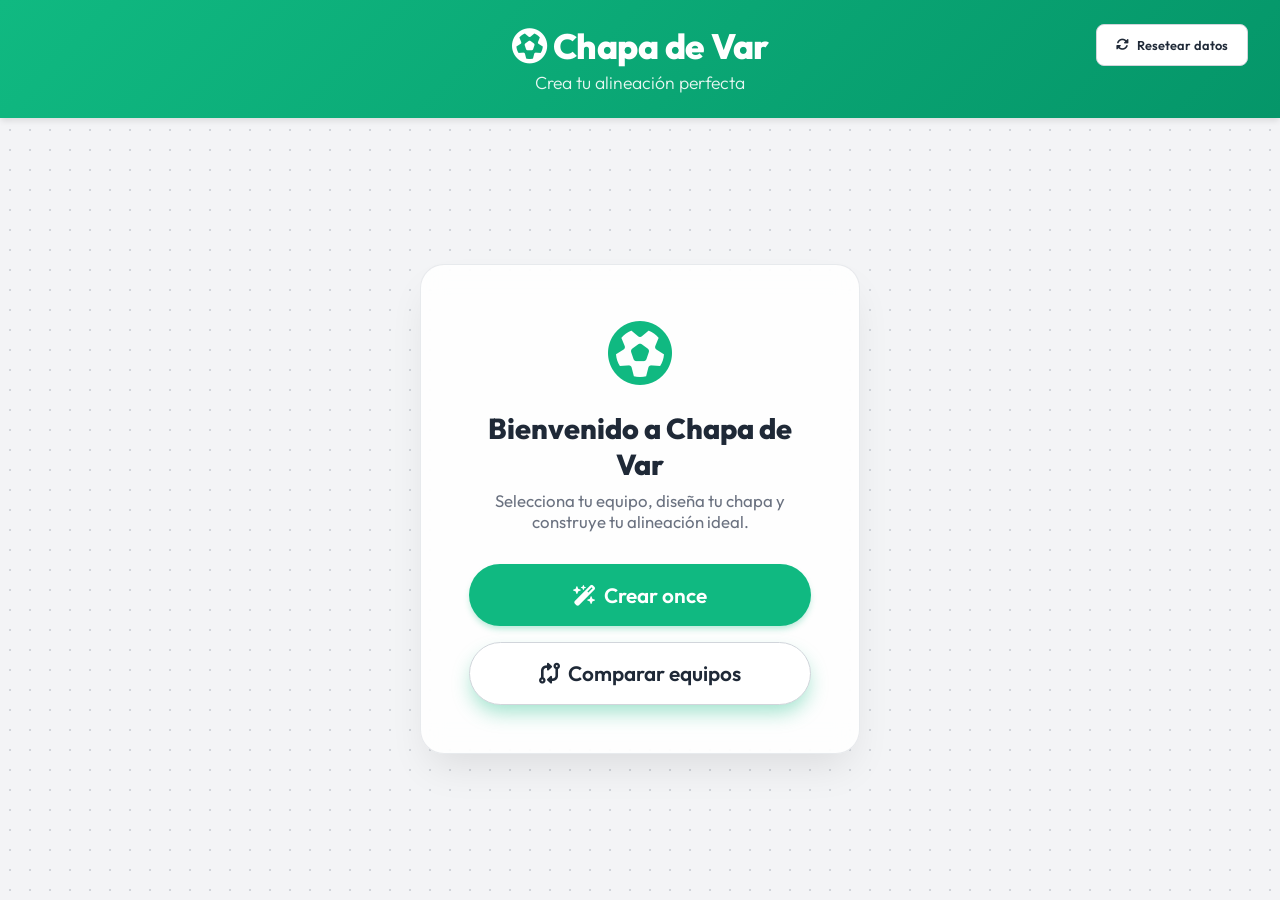
<file: index.html>
<!DOCTYPE html>
<html lang="es">
<head>
  <meta charset="UTF-8">
  <meta name="viewport" content="width=device-width, initial-scale=1.0">
  <title>Chapa de Var</title>
  <link rel="preconnect" href="https://fonts.googleapis.com">
  <link rel="preconnect" href="https://fonts.gstatic.com" crossorigin>
  <link href="https://fonts.googleapis.com/css2?family=Outfit:wght@300;400;600;800&display=swap" rel="stylesheet">
  <link rel="stylesheet" href="css/style.css">
  <link rel="stylesheet" href="https://cdnjs.cloudflare.com/ajax/libs/font-awesome/6.4.0/css/all.min.css">
  <script src="https://bernardo-castilho.github.io/DragDropTouch/DragDropTouch.js"></script>
</head>
<body>
  <div id="toast-container"></div>

  <header>
    <div class="header-content">
      <h1><i class="fa-solid fa-futbol"></i> Chapa de Var</h1>
      <p>Crea tu alineación perfecta</p>
    </div>
    <button id="reset-data-btn" class="secondary-btn" style="position: absolute; right: 2rem; top: 1.5rem; font-size: 0.8rem;"><i class="fa-solid fa-rotate"></i> Resetear datos</button>
  </header>

  <!-- Pantalla Inicial -->
  <div id="welcome-screen" class="welcome-screen">
    <div class="welcome-card">
      <div class="welcome-icon"><i class="fa-solid fa-futbol"></i></div>
      <h2>Bienvenido a Chapa de Var</h2>
      <p>Selecciona tu equipo, diseña tu chapa y construye tu alineación ideal.</p>
      <button id="start-wizard-btn" class="primary-btn huge-btn">
        <i class="fa-solid fa-wand-magic-sparkles"></i> Crear once
      </button>
      <button id="start-compare-btn" class="secondary-btn huge-btn" style="margin-top: 1rem;">
        <i class="fa-solid fa-code-compare"></i> Comparar equipos
      </button>
    </div>
  </div>

  <!-- Modal del Wizard -->
  <div id="wizard-modal" class="modal hidden">
    <div class="modal-content panel" style="position: relative;">
      <button id="cancel-wizard-btn" style="position: absolute; top: 1rem; right: 1rem; background: none; border: none; color: var(--text-muted); cursor: pointer; font-size: 1.2rem;"><i class="fa-solid fa-times"></i></button>
      
      <!-- Paso 1: Equipo -->
      <div id="wizard-step-1" class="wizard-step">
        <div class="step-header">
          <span class="step-badge">1/3</span>
          <h2>Selecciona tu equipo</h2>
        </div>

        <!-- Buscar por texto -->
        <div class="team-search">
          <input type="text" id="wizard-team-search" class="modern-input" placeholder="Buscar equipo (ej: Real Madrid, City…)">
          <button id="wizard-team-search-btn" class="primary-btn search-btn"><i class="fa-solid fa-magnifying-glass"></i></button>
        </div>
        <div id="wizard-loader" class="loader hidden"></div>

        <!-- O filtrar por liga -->
        <div class="league-filter">
          <label class="filter-label"><i class="fa-solid fa-filter"></i> O filtra por liga:</label>
          <div id="league-buttons" class="league-btns"></div>
        </div>

        <!-- Lista de equipos resultantes -->
        <div id="team-results" class="team-grid"></div>

        <p id="wizard-team-result" class="success-text hidden"></p>
        <div class="wizard-footer">
          <button id="wizard-next-1" class="primary-btn" disabled>Siguiente <i class="fa-solid fa-arrow-right"></i></button>
        </div>
      </div>

      <!-- Paso 2: Chapa -->
      <div id="wizard-step-2" class="wizard-step hidden">
        <div class="step-header">
          <span class="step-badge">2/3</span>
          <h2>Diseña tu Chapa</h2>
        </div>
        <div id="jersey-container"></div>
        <div class="wizard-footer">
          <button id="wizard-prev-2" class="secondary-btn"><i class="fa-solid fa-arrow-left"></i> Atrás</button>
          <button id="wizard-next-2" class="primary-btn">Siguiente <i class="fa-solid fa-arrow-right"></i></button>
        </div>
      </div>

      <!-- Paso 3: Formación -->
      <div id="wizard-step-3" class="wizard-step hidden">
        <div class="step-header">
          <span class="step-badge">3/3</span>
          <h2>Elige la Formación</h2>
        </div>
        <select id="wizard-formation-select" class="modern-input"></select>
        <div class="wizard-footer">
          <button id="wizard-prev-3" class="secondary-btn"><i class="fa-solid fa-arrow-left"></i> Atrás</button>
          <button id="wizard-finish" class="primary-btn">¡Empezar a construir! <i class="fa-solid fa-check"></i></button>
        </div>
      </div>

    </div>
  </div>

      <!-- Modal Compare -->
  <div id="compare-modal" class="modal hidden">
    <div class="modal-content panel" style="max-width: 500px;">
      <div class="step-header">
        <h2>Comparar Equipos</h2>
        <p>Selecciona dos equipos para ver sus posibles onces enfrentados.</p>
      </div>
      
      <div class="form-row" style="margin: 2rem 0;">
        <div style="flex:1;">
          <label>Equipo Local (A)</label>
          <select id="compare-team-a" class="modern-input"></select>
        </div>
        <div style="display:flex; align-items:center; justify-content:center; font-weight:800; font-size:1.5rem; margin-top:1.5rem; color: var(--primary);">VS</div>
        <div style="flex:1;">
          <label>Equipo Visitante (B)</label>
          <select id="compare-team-b" class="modern-input"></select>
        </div>
      </div>

      <div class="wizard-footer" style="justify-content: space-between;">
        <button id="cancel-compare-btn" class="secondary-btn" onclick="document.getElementById('compare-modal').classList.add('hidden'); document.getElementById('welcome-screen').classList.remove('hidden');"><i class="fa-solid fa-times"></i> Cancelar</button>
        <button id="run-compare-btn" class="primary-btn"><i class="fa-solid fa-bolt"></i> ¡Comparar!</button>
      </div>
    </div>
  </div>

  <!-- Layout Principal (Builder) -->
  <main id="main-layout" class="layout hidden">
    <section class="panel formation-panel">
      <div class="panel-header">
        <div style="display:flex; align-items:center; gap: 1rem;">
          <button id="main-back-btn" class="secondary-btn" style="padding: 0.5rem;"><i class="fa-solid fa-arrow-left"></i></button>
          <h2><i class="fa-solid fa-chess-board"></i> Formación</h2>
        </div>
        <select id="main-formation-select" class="modern-input" style="width: auto;"></select>
      </div>
      <div id="pitch-container"></div>
      <div class="field-hint"><i class="fa-solid fa-circle-info"></i> Arrastra chapas entre posiciones para intercambiarlas · Doble click para quitar</div>
      <button id="save-lineup-btn" class="primary-btn"><i class="fa-solid fa-download"></i> Guardar alineación</button>
    </section>

    <section class="panel players-panel">
      <h2><i class="fa-solid fa-users"></i> Plantilla</h2>
      <ul id="player-list"></ul>
      <div class="divider"></div>
      <h3><i class="fa-solid fa-user-plus"></i> Añadir jugador</h3>
      <form id="manual-player-form" class="modern-form">
        <input type="text" name="name" class="modern-input" placeholder="Nombre" required>
        <div class="form-row">
          <select name="position" class="modern-input" required>
            <option value="" disabled selected>Posición...</option>
            <option value="Goalkeeper">Portero</option>
            <option value="Defender">Defensa</option>
            <option value="Midfielder">Medio</option>
            <option value="Attacker">Delantero</option>
          </select>
          <input type="number" name="number" class="modern-input" placeholder="Dorsal" min="1" max="99">
        </div>
        <button type="submit" class="secondary-btn"><i class="fa-solid fa-plus"></i> Añadir</button>
      </form>
    </section>
  </main>

  <!-- Layout de Comparación -->
  <main id="compare-layout" class="layout compare-layout hidden">
    <div class="compare-header">
      <button id="back-to-home-btn" class="secondary-btn"><i class="fa-solid fa-arrow-left"></i> Volver a inicio</button>
      <h2>Comparativa de Posibles Onces</h2>
    </div>
    
    <div class="compare-grid">
      <section class="panel compare-panel">
        <h2 id="compare-title-a" style="text-align:center;">Equipo A</h2>
        <div style="margin-bottom: 1rem;">
          <label class="filter-label">Formación</label>
          <select id="compare-formation-a" class="modern-input"></select>
        </div>
        <div id="pitch-container-a" class="static-pitch-container"></div>
        <div class="divider"></div>
        <h3>Banquillo</h3>
        <ul id="bench-list-a" class="compare-bench-list"></ul>
      </section>
      
      <section class="panel compare-panel">
        <h2 id="compare-title-b" style="text-align:center;">Equipo B</h2>
        <div style="margin-bottom: 1rem;">
          <label class="filter-label">Formación</label>
          <select id="compare-formation-b" class="modern-input"></select>
        </div>
        <div id="pitch-container-b" class="static-pitch-container"></div>
        <div class="divider"></div>
        <h3>Banquillo</h3>
        <ul id="bench-list-b" class="compare-bench-list"></ul>
      </section>
    </div>
  </main>

  <script src="js/formations.js"></script>
  <script src="js/jersey.js"></script>
  <!-- Modal para sustituciones (Comparador) -->
  <div id="substitute-modal" class="modal hidden" style="z-index: 1000;">
    <div class="modal-content panel" style="position: relative; max-width: 300px; padding: 1.5rem;">
      <button id="close-substitute-btn" style="position: absolute; top: 0.5rem; right: 0.5rem; background: none; border: none; color: var(--text-muted); cursor: pointer; font-size: 1.2rem;"><i class="fa-solid fa-times"></i></button>
      <h3 style="margin-top: 0; font-size: 1.1rem; text-align: center;">Cambiar por...</h3>
      <ul id="substitute-list" class="compare-bench-list" style="max-height: 300px;"></ul>
    </div>
  </div>

  <script src="js/players.js"></script>
  <script src="js/pitch.js"></script>
  <script src="js/main.js"></script>
  <script src="js/compare.js"></script>
</body>
</html>
</file>
<file: css/style.css>
:root {
  --primary: #10b981;
  --primary-dark: #059669;
  --secondary: #3b82f6;
  --bg-color: #f3f4f6;
  --panel-bg: rgba(255, 255, 255, 0.85);
  --text-main: #1f2937;
  --text-muted: #6b7280;
  --border-color: rgba(209, 213, 219, 0.5);
  --pitch-grass-1: #2d6a4f;
  --pitch-grass-2: #1b4332;
  --pitch-line: rgba(255, 255, 255, 0.6);
  --danger: #ef4444;
}

* { box-sizing: border-box; margin: 0; padding: 0; }

body {
  font-family: 'Outfit', sans-serif;
  background-color: var(--bg-color);
  background-image: radial-gradient(#d1d5db 1px, transparent 1px);
  background-size: 20px 20px;
  color: var(--text-main);
  min-height: 100vh;
  display: flex;
  flex-direction: column;
}

header {
  background: linear-gradient(135deg, var(--primary) 0%, var(--primary-dark) 100%);
  color: white;
  padding: 1.5rem 1rem;
  box-shadow: 0 4px 6px -1px rgba(0, 0, 0, 0.1);
  text-align: center;
}
.header-content h1 { font-weight: 800; font-size: 2.2rem; letter-spacing: -0.5px; margin-bottom: 0.2rem; }
.header-content p { font-weight: 300; opacity: 0.9; font-size: 1.1rem; }

/* Utilitarios */
.hidden { display: none !important; }

/* Welcome Screen */
.welcome-screen {
  flex: 1;
  display: flex;
  align-items: center;
  justify-content: center;
  padding: 2rem;
}
.welcome-card {
  background: var(--panel-bg);
  backdrop-filter: blur(12px);
  border: 1px solid var(--border-color);
  border-radius: 24px;
  padding: 3rem;
  text-align: center;
  max-width: 440px;
  width: 100%;
  box-shadow: 0 20px 40px -10px rgba(0,0,0,0.1);
}
.welcome-icon {
  font-size: 4rem;
  color: var(--primary);
  margin-bottom: 1rem;
  animation: spin 8s linear infinite;
}
@keyframes spin-ball {
  0%   { transform: rotate(0deg) scale(1); }
  50%  { transform: rotate(180deg) scale(1.1); }
  100% { transform: rotate(360deg) scale(1); }
}
.welcome-card h2 { font-size: 1.8rem; font-weight: 800; margin-bottom: 0.5rem; }
.welcome-card p  { color: var(--text-muted); margin-bottom: 2rem; font-size: 1.05rem; }

.huge-btn {
  font-size: 1.3rem;
  padding: 1.1rem 2.5rem;
  border-radius: 50px;
  box-shadow: 0 10px 20px -3px rgba(16, 185, 129, 0.4);
  width: 100%;
  justify-content: center;
}
.huge-btn:hover { transform: translateY(-2px); box-shadow: 0 14px 24px -3px rgba(16, 185, 129, 0.5); }

/* Modal Wizard */
.modal {
  position: fixed; top: 0; left: 0; width: 100%; height: 100%;
  background: rgba(0, 0, 0, 0.6);
  backdrop-filter: blur(5px);
  display: flex; align-items: center; justify-content: center;
  z-index: 1000;
}
.modal-content {
  width: 95%; max-width: 560px;
  background: white;
  padding: 2rem;
  box-shadow: 0 25px 50px -12px rgba(0, 0, 0, 0.25);
  max-height: 90vh;
  overflow-y: auto;
}
.step-header { display: flex; align-items: center; gap: 0.8rem; margin-bottom: 0.5rem; }
.step-badge { background: var(--primary); color: white; font-size: 0.75rem; font-weight: 700; padding: 0.2rem 0.6rem; border-radius: 20px; }
.step-header h2 { font-size: 1.3rem; margin: 0; }
.wizard-step { display: flex; flex-direction: column; gap: 1rem; }
.wizard-footer {
  display: flex; justify-content: flex-end; gap: 1rem; margin-top: 1.5rem; border-top: 1px solid var(--border-color); padding-top: 1.5rem;
}
.success-text { color: var(--primary); font-weight: 600; text-align: center; background: #ecfdf5; padding: 0.5rem; border-radius: 6px; }

/* League filter & Team grid */
.filter-label { font-size: 0.9rem; font-weight: 600; color: var(--text-muted); display: flex; align-items: center; gap: 0.4rem; }
.league-btns { display: flex; flex-wrap: wrap; gap: 0.4rem; margin-top: 0.4rem; }
.league-btn { font-size: 0.8rem; padding: 0.35rem 0.8rem; border-radius: 20px; transition: all 0.2s; }
.league-btn.active { background: var(--primary); color: white; border-color: var(--primary); }
.team-grid { display: grid; grid-template-columns: repeat(auto-fill, minmax(110px, 1fr)); gap: 0.5rem; max-height: 200px; overflow-y: auto; padding: 0.25rem; }
.team-card {
  display: flex; flex-direction: column; align-items: center; justify-content: center;
  background: #f8fafc; border: 2px solid #e2e8f0; border-radius: 8px;
  padding: 0.6rem 0.4rem; cursor: pointer; transition: all 0.2s; gap: 0.2rem;
}
.team-card:hover { border-color: var(--primary); background: #ecfdf5; }
.team-card.selected { border-color: var(--primary); background: #d1fae5; box-shadow: 0 0 0 3px rgba(16,185,129,0.2); }
.team-code { font-size: 0.8rem; font-weight: 800; color: var(--text-main); }
.team-name-small { font-size: 0.65rem; color: var(--text-muted); text-align: center; line-height: 1.2; }

/* Layout Grid */
.layout {
  display: grid;
  grid-template-columns: 1fr 350px;
  gap: 1.5rem;
  padding: 2rem;
  max-width: 1200px;
  margin: 0 auto;
  flex: 1;
  width: 100%;
}
@media (max-width: 900px) {
  .layout { grid-template-columns: 1fr; padding: 1rem; }
}

.panel {
  background: var(--panel-bg);
  backdrop-filter: blur(12px);
  border: 1px solid var(--border-color);
  border-radius: 16px;
  padding: 1.5rem;
  box-shadow: 0 10px 25px -5px rgba(0, 0, 0, 0.05);
  display: flex; flex-direction: column; gap: 1rem;
}
.panel h2 { font-size: 1.4rem; font-weight: 600; color: var(--text-main); display: flex; align-items: center; gap: 0.5rem; border-bottom: 2px solid var(--primary); padding-bottom: 0.5rem; margin-bottom: 0.5rem; width: max-content; }
.panel h3 { font-size: 1.1rem; font-weight: 600; color: var(--text-muted); margin-top: 0.5rem; }
.panel-header { display: flex; justify-content: space-between; align-items: flex-end; }

/* Forms & Buttons */
.modern-input {
  width: 100%; padding: 0.75rem 1rem; border: 1px solid #d1d5db; border-radius: 8px; font-family: 'Outfit', sans-serif; font-size: 0.95rem; background: white; transition: all 0.2s ease;
}
.modern-input:focus { outline: none; border-color: var(--primary); box-shadow: 0 0 0 3px rgba(16, 185, 129, 0.2); }
button { font-family: 'Outfit', sans-serif; font-weight: 600; border: none; border-radius: 8px; padding: 0.75rem 1.2rem; cursor: pointer; transition: all 0.2s; display: flex; align-items: center; justify-content: center; gap: 0.5rem; font-size: 0.95rem; }
button:active { transform: scale(0.97); }
button:disabled { opacity: 0.5; cursor: not-allowed; }
.primary-btn { background: var(--primary); color: white; box-shadow: 0 4px 6px -1px rgba(16, 185, 129, 0.3); }
.primary-btn:hover:not(:disabled) { background: var(--primary-dark); box-shadow: 0 6px 8px -1px rgba(16, 185, 129, 0.4); }
.secondary-btn { background: white; color: var(--text-main); border: 1px solid #d1d5db; }
.secondary-btn:hover { background: #f9fafb; border-color: #9ca3af; }
.team-search { display: flex; gap: 0.5rem; }

.loader { border: 3px solid rgba(0,0,0,0.1); border-left-color: var(--primary); border-radius: 50%; width: 24px; height: 24px; animation: spin 1s linear infinite; margin: 0.5rem auto; }
@keyframes spin { 100% { transform: rotate(360deg); } }

/* Player List */
#player-list { list-style: none; max-height: 400px; overflow-y: auto; padding-right: 0.5rem; }
#player-list::-webkit-scrollbar { width: 6px; }
#player-list::-webkit-scrollbar-thumb { background: #cbd5e1; border-radius: 4px; }
#player-list li { padding: 0.7rem 1rem; margin-bottom: 0.5rem; background: white; border: 1px solid #e2e8f0; border-radius: 8px; cursor: pointer; font-size: 0.95rem; font-weight: 500; display: flex; align-items: center; transition: all 0.2s ease; }
#player-list li:hover { transform: translateY(-2px); border-color: var(--primary); }
#player-list li.in-pitch { opacity: 0.5; background: #f8fafc; border-style: dashed; }
.player-number-badge { background: var(--text-main); color: white; width: 24px; height: 24px; display: inline-flex; align-items: center; justify-content: center; border-radius: 4px; font-size: 0.75rem; font-weight: 800; margin-right: 0.8rem; }
.player-pos-badge { margin-left: auto; font-size: 0.7rem; background: #f1f5f9; padding: 0.2rem 0.5rem; border-radius: 12px; color: var(--text-muted); font-weight: 600; text-transform: uppercase; }
.delete-player-btn { background: none; border: none; color: #ef4444; cursor: pointer; margin-left: 0.5rem; transition: transform 0.2s, color 0.2s; font-size: 0.9rem; padding: 0.2rem; display: flex; align-items: center; justify-content: center; }
.delete-player-btn:hover { color: #dc2626; transform: scale(1.1); }

.divider { height: 1px; background: var(--border-color); margin: 0.5rem 0; }
.modern-form { display: flex; flex-direction: column; gap: 0.75rem; }
.form-row { display: flex; gap: 0.5rem; }

/* Pitch */
.pitch {
  position: relative; width: 100%; aspect-ratio: 2 / 3;
  background: repeating-linear-gradient(0deg, var(--pitch-grass-1), var(--pitch-grass-1) 10%, var(--pitch-grass-2) 10%, var(--pitch-grass-2) 20%);
  border: 3px solid var(--pitch-line); border-radius: 8px; margin-top: 0.5rem;
  box-shadow: inset 0 0 20px rgba(0,0,0,0.2), 0 10px 15px -3px rgba(0,0,0,0.1); overflow: hidden;
}
.pitch::before { content: ''; position: absolute; top: 50%; left: 0; right: 0; height: 2px; background: var(--pitch-line); transform: translateY(-50%); }
.pitch::after { content: ''; position: absolute; top: 50%; left: 50%; width: 80px; height: 80px; border: 2px solid var(--pitch-line); border-radius: 50%; transform: translate(-50%, -50%); }

.slot {
  position: absolute; transform: translate(-50%, 50%);
  width: 52px; height: 52px; border-radius: 50%;
  background: rgba(255, 255, 255, 0.1); border: 2px dashed rgba(255, 255, 255, 0.4);
  display: flex; flex-direction: column; align-items: center; justify-content: center;
  cursor: pointer; transition: all 0.2s ease; z-index: 10;
}
.slot.drag-over { background: rgba(16, 185, 129, 0.4); border-color: white; transform: translate(-50%, 50%) scale(1.1); }
.slot.filled { background: transparent; border: none; }
.slot-empty { color: rgba(255, 255, 255, 0.7); font-weight: 600; font-size: 0.75rem; text-shadow: 0 1px 2px rgba(0,0,0,0.5); }

/* Chapa on field */
.slot-chapa {
  width: 48px; height: 48px;
  display: flex; align-items: center; justify-content: center;
  transition: transform 0.2s;
}
.slot.filled {
  cursor: grab;
}
.slot.filled:active {
  cursor: grabbing;
}
.slot.filled:hover .slot-chapa { transform: scale(1.15); }
.slot.dragging { opacity: 0.35; cursor: grabbing !important; }
.slot-name {
  font-size: 0.7rem; position: absolute; bottom: -20px; white-space: nowrap;
  background: rgba(0, 0, 0, 0.7); color: white; padding: 0.2rem 0.5rem; border-radius: 12px; font-weight: 600; box-shadow: 0 1px 3px rgba(0,0,0,0.5);
  pointer-events: none; /* prevent drag intercept */
}

/* Field hint */
.field-hint { font-size: 0.75rem; color: var(--text-muted); text-align: center; display: flex; align-items: center; justify-content: center; gap: 0.4rem; }

/* Toasts */
#toast-container { position: fixed; bottom: 20px; right: 20px; display: flex; flex-direction: column; gap: 10px; z-index: 9999; }
.toast { background: white; color: var(--text-main); padding: 1rem 1.5rem; border-radius: 8px; box-shadow: 0 10px 15px -3px rgba(0,0,0,0.1); display: flex; align-items: center; gap: 0.8rem; font-weight: 500; animation: slideIn 0.3s ease forwards; border-left: 4px solid var(--primary); }
.toast.error { border-left-color: var(--danger); }
@keyframes slideIn { from { transform: translateX(100%); opacity: 0; } to { transform: translateX(0); opacity: 1; } }
@keyframes fadeOut { to { opacity: 0; transform: translateY(10px); } }

/* Compare Layout */
.compare-layout { display: flex; flex-direction: column; overflow-y: auto; }
.compare-header { display: flex; align-items: center; justify-content: space-between; padding: 1rem 2rem; background: var(--bg-color); width: 100%; border-bottom: 1px solid var(--border-color); }
.compare-header h2 { margin: 0; }
.compare-grid { display: grid; grid-template-columns: 1fr 1fr; gap: 2rem; padding: 2rem; width: 100%; box-sizing: border-box; flex: 1; }
@media (max-width: 900px) {
  .compare-grid { grid-template-columns: 1fr; }
}
.compare-panel { flex: 1; display: flex; flex-direction: column; }
.static-pitch-container { flex: 1; position: relative; min-height: 500px; display: flex; align-items: stretch; justify-content: stretch; }
.pitch.static { flex: 1; min-height: 100%; }


/* Compare Bench */
.compare-bench-list { list-style: none; padding: 0; margin: 0; max-height: 250px; overflow-y: auto; border: 1px solid var(--border-color); border-radius: 8px; background: white; }
.compare-bench-list li { display: flex; align-items: center; padding: 0.5rem; border-bottom: 1px solid var(--border-color); cursor: grab; }
.compare-bench-list li:hover { background: #f8fafc; }
.compare-bench-list li:last-child { border-bottom: none; }
</file>
